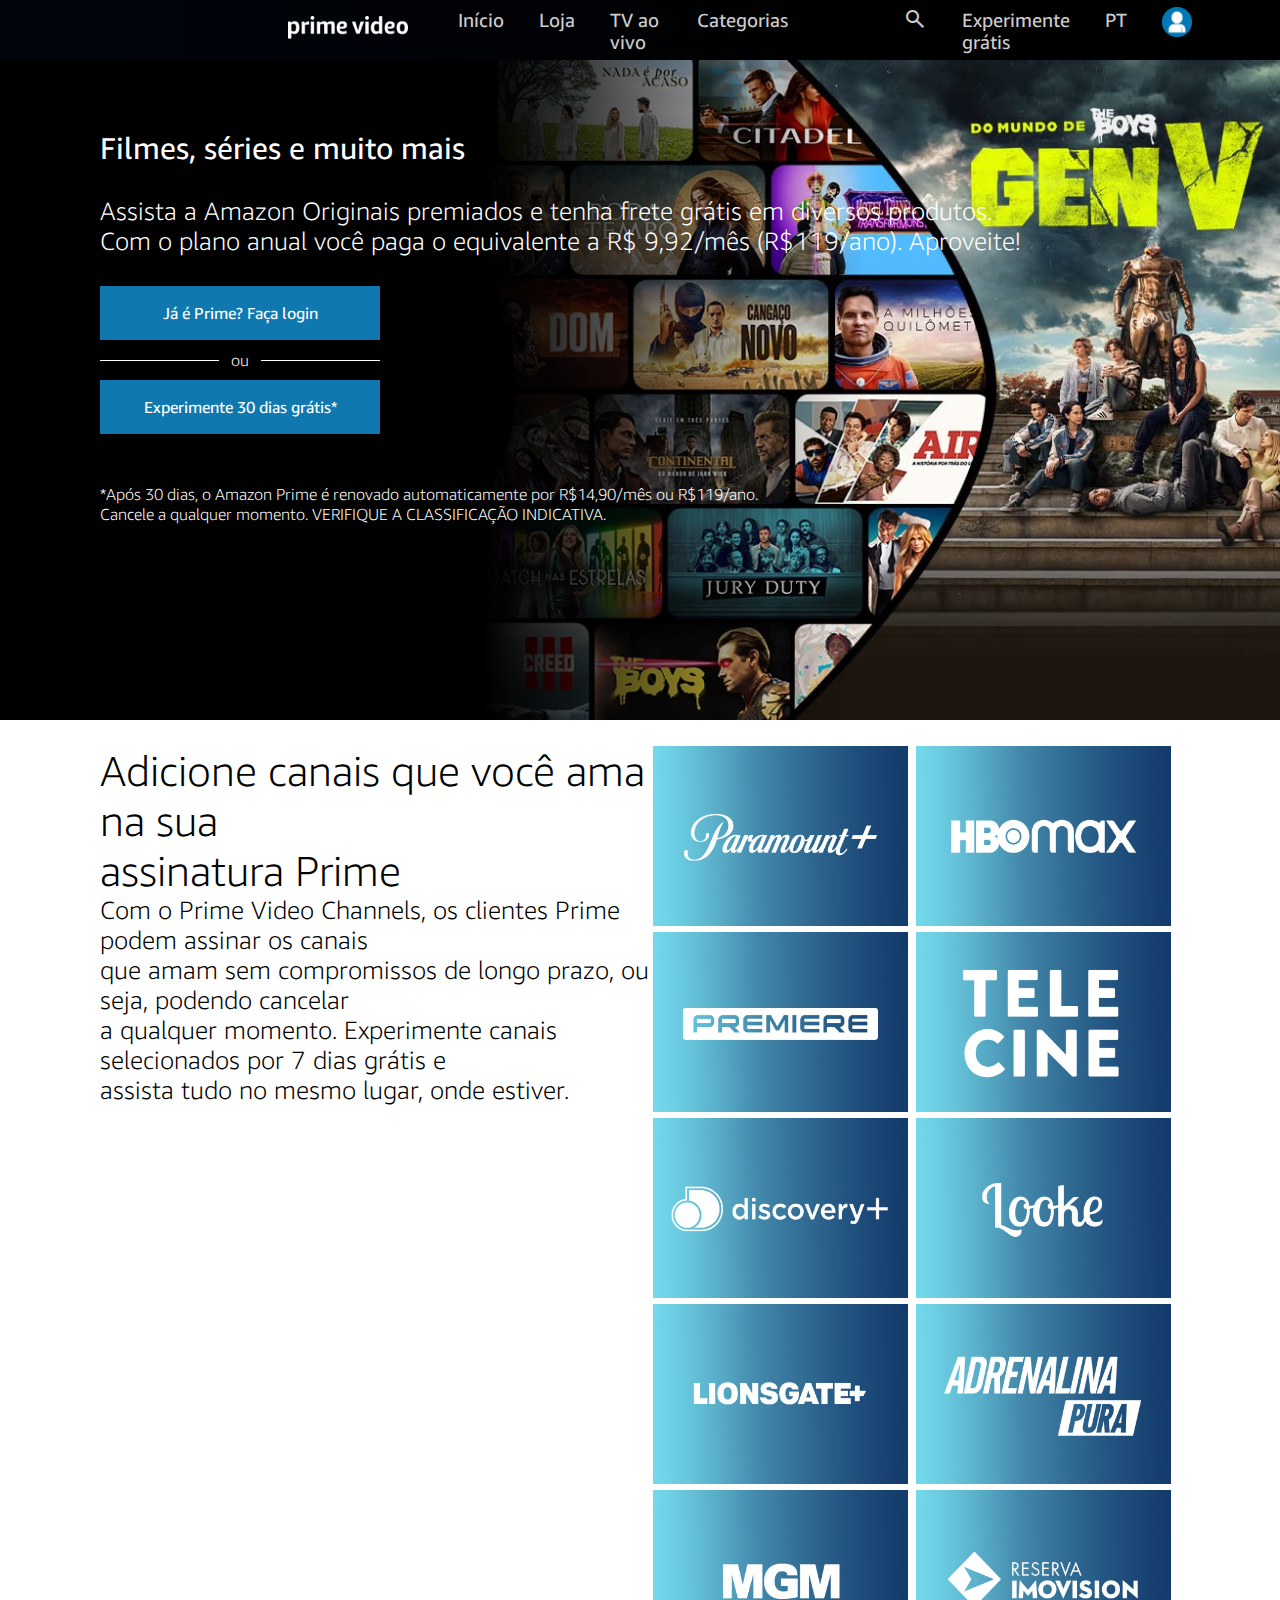
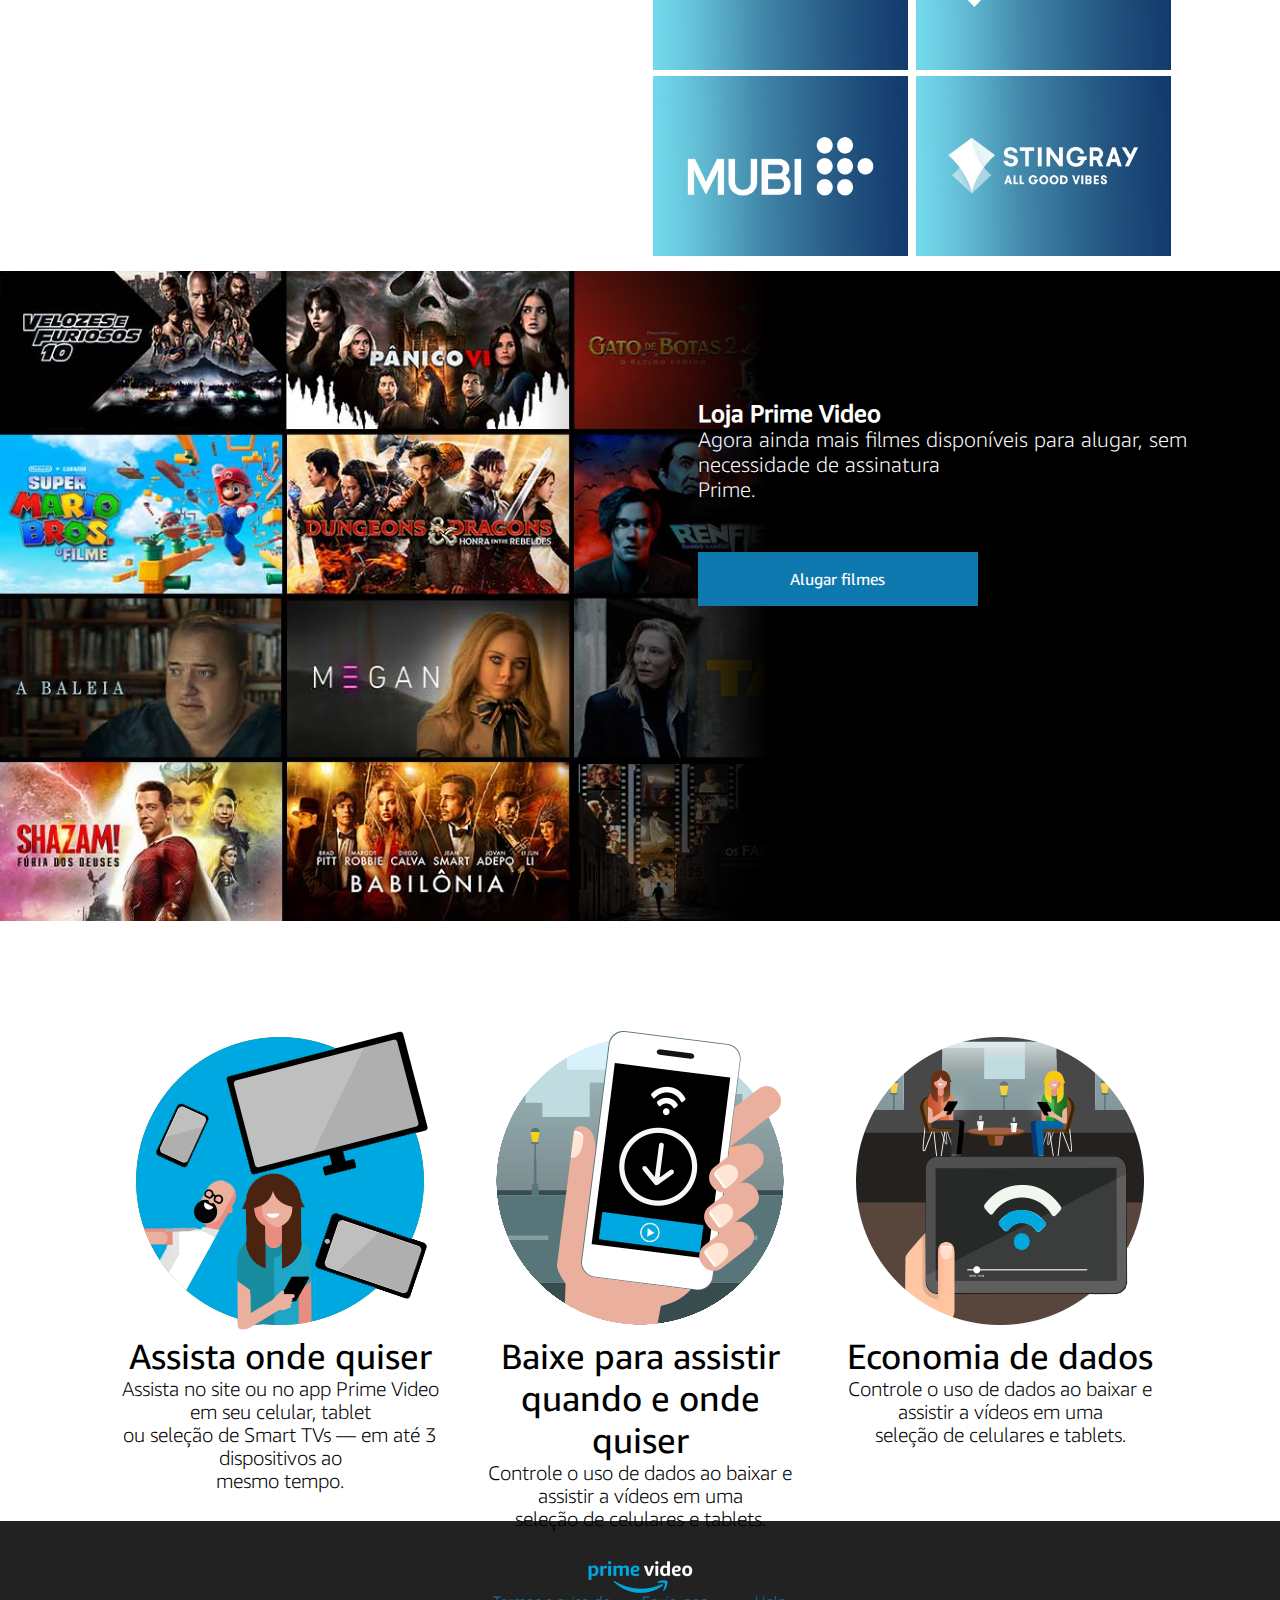
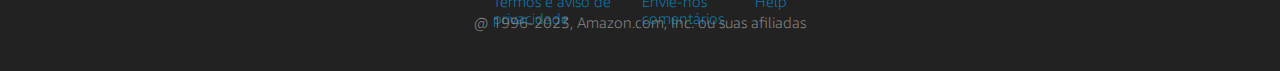
<file: index.html>
<!DOCTYPE html>
<html lang="pt-br">
<head>
    <meta charset="UTF-8">
    <meta http-equiv="X-UA-Compatible" content="IE=edge">
    <meta name="viewport" content="width=device-width, initial-scale=1.0">
    <title>Prime Video</title>
    <link rel="stylesheet" href="https://fonts.googleapis.com/css2?family=Material+Symbols+Outlined:opsz,wght,FILL,GRAD@20..48,100..700,0..1,-50..200" />
    <link rel="stylesheet" href="styles/index.css">
</head>
<body>
    <div class="pagina">
        <header>
            <div class="cabecalho">
                <img src="images/Logo-min.png" alt="logo" id="logo">
                <nav>
                    <a href="">Início</a>
                    <a href="">Loja</a>
                    <a href="">TV ao vivo</a>
                    <a href="">Categorias</a>
                    <span class="material-symbols-outlined">search</span>
                    <a href="">Experimente grátis</a>
                    <a href="">PT</a>
                    <img src="images/usuario.png" alt="user" class="icones">
                </nav>
            </div>
        </header>
        <main>
            <section>
                <div>
                    <div class="container">
                        <div class="anuncio">
                            <h2>Filmes, séries e muito mais</h2>
                            <p>Assista a Amazon Originais premiados e tenha frete grátis em diversos produtos. <br> Com o plano anual você paga o equivalente a R$ 9,92/mês (R$119/ano). Aproveite!</p>
                        </div>
                         <nav>
                            <div class="azul"><a href="login.html">Já é Prime? Faça login</a></div>
                            <div class="azulOuBranco">
                                
                                <div class="entreAzul">
                                    <span id="linha"></span>
                                    <span>ou</span>
                                    <span id="linha"></span>
                                </div>
                                <div class="branco2"></div>
                                <div class="azul"><a href="login.html">Experimente 30 dias grátis*</a></div>
                            </div>
                            <p>*Após 30 dias, o Amazon Prime é renovado automaticamente por R$14,90/mês ou R$119/ano. <br> Cancele a qualquer momento. VERIFIQUE A CLASSIFICAÇÃO INDICATIVA.</p>
                        </nav>
                    </div>
                </div>
            </section>
            <section>
                <div class="container2">
                    <div class="LR">
                        <div class="left">
                            <h2>Adicione canais que você ama na sua <br> assinatura Prime</h2>
                            <p>Com o Prime Video Channels, os clientes Prime podem assinar os canais <br>que amam sem compromissos de longo prazo, ou seja, podendo cancelar <br>a qualquer momento. Experimente canais selecionados por 7 dias grátis e <br>assista tudo no mesmo lugar, onde estiver.</p>
                        </div>
                        <div class="right">
                            <a href="#"><img src="images/paramount.jpg" alt="paramount"></a>
                            <a href="#"><img src="images/hbomax.jpg" alt="HBO MAX"></a>
                            <a href="#"><img src="images/premiere.jpg" alt="premiere"></a>
                            <a href="#"><img src="images/telecine.jpg" alt="telecine"></a>
                            <a href="#"><img src="images/AMZN_MLP_image_logo_BR_DiscoveryPlus_426x294.jpg" alt="discovery +"></a>
                            <a href="#"><img src="images/AMZN_MLP_image_logo_BR_Looke_426x294.jpg" alt="Looke"></a>
                            <a href="#"><img src="images/lions-gate.jpg" alt="Lions Gate"></a>
                            <a href="#"><img src="images/adrenalina-pura.jpg" alt="adrenalina-pura"></a>
                            <a href="#"><img src="images/MGM.jpg" alt="MGM"></a>
                            <a href="#"><img src="images/imovision.jpg" alt="imovision"></a>
                            <a href="#"><img src="images/mubi.jpg" alt="mubi"></a>
                            <a href="#"><img src="images/stingray.jpg" alt="stingray"></a>
                        </div>
                    </div>
                </div>
            </section>
            <section>
                <div class="container3">
                    <div class="gradient-prime">
                        <div class="loja-prime">
                            <h2>Loja Prime Video</h2>
                            <p>Agora ainda mais filmes disponíveis para alugar, sem necessidade de assinatura <br>Prime.</p>
                            <div class="azul"><a href="">Alugar filmes</a></div>
                        </div>
                    </div>
                </div>
            </section>
            <section>
                <div class="container4">
                    <div class="funcoes">
                        <div class="funcoesTitulos">
                            <img src="images/assista.png" alt="">
                            <h3>Assista onde quiser</h3>
                            <p>Assista no site ou no app Prime Video em seu celular, tablet <br> ou seleção de Smart TVs — em até 3 dispositivos ao <br> mesmo tempo.</p>
                        </div>
                        <div class="funcoesSubs">
                            <img src="images/baixe.png" alt="">
                            <h3>Baixe para assistir quando e onde quiser</h3>
                            <p>Controle o uso de dados ao baixar e assistir a vídeos em uma <br> seleção de celulares e tablets.</p>
                        </div>
                        <div class="funcoes3">
                            <img src="images/economia de dados.png" alt="">
                            <h3>Economia de dados</h3>
                            <p>Controle o uso de dados ao baixar e assistir a vídeos em uma <br> seleção de celulares e tablets.</p>
                        </div>
                    </div>
                </div>
            </section>
        </main>
        <footer>
            <img src="images/prime-video.png" alt="">
            <div class="link-foot">
                <a href="#">Termos e aviso de privacidade</a>
                <a href="#">Envie-nos comentários</a>
                <a href="#">Help</a>
            </div>
            <div class="direitos">
                @ 1996-2023, Amazon.com, Inc. ou suas afiliadas
            </div>
        </footer>
    </div>
</body>
</html>
</file>
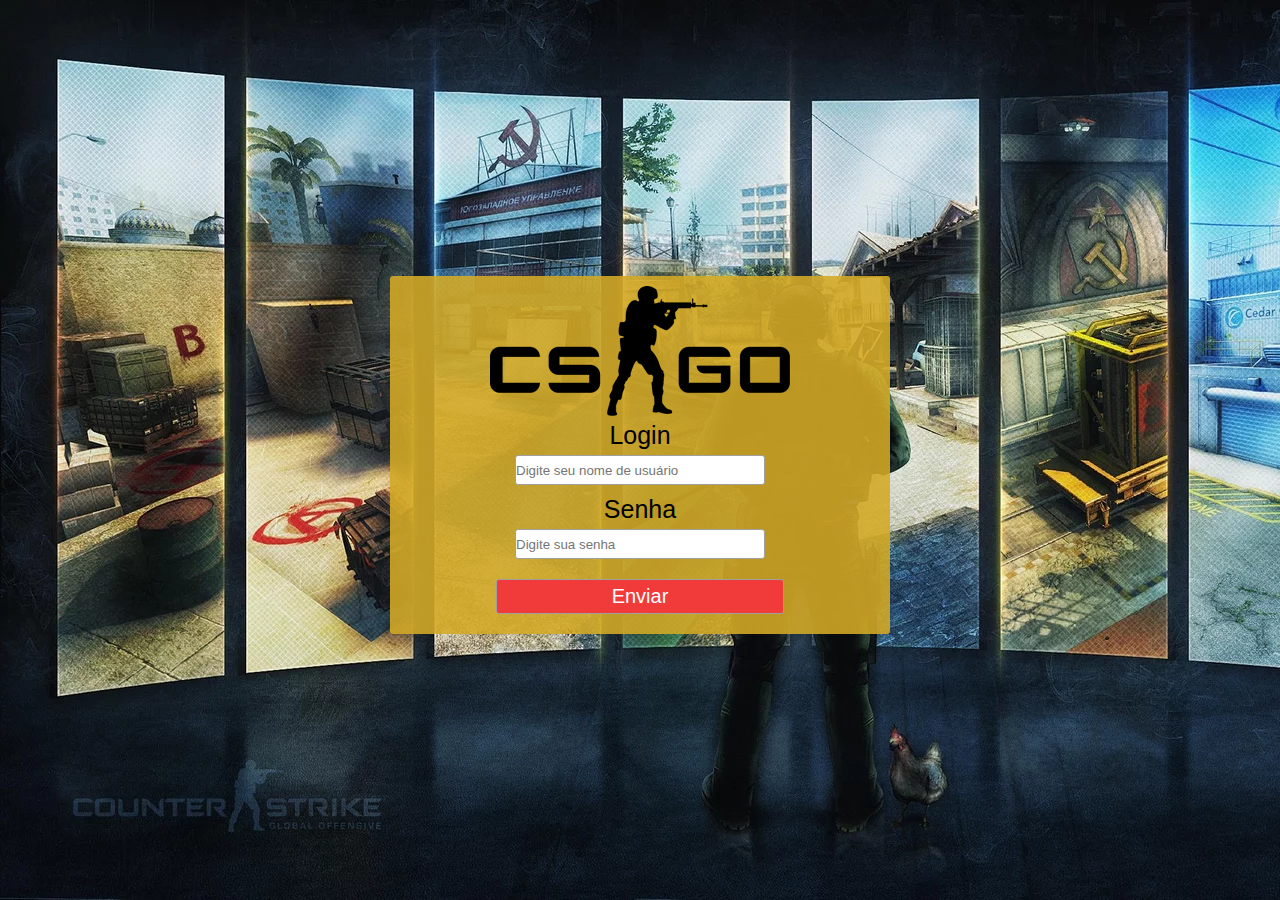
<file: formulario/index.html>
<!DOCTYPE html>
<html lang="pt-br">
<head>
    <meta charset="UTF-8">
    <meta http-equiv="X-UA-Compatible" content="IE=edge">
    <meta name="viewport" content="width=device-width, initial-scale=1.0">
    <title>formulário</title>
   <link rel="stylesheet" href="index.css">
</head>
<body>  
   
    <form>
        
        <div>
            <img src="csgo-logo.png" alt="">
            <label for="email">Login</label>
            <input type="email" name="email" id="email" placeholder="Digite seu nome de usuário">
        </div>
        <div>
            <label for="senha">Senha</label>
            <input type="password" name="senha" id="senha" placeholder="Digite sua senha">
        </div>
        <div>
            <input type="submit" value="Enviar" id="enviar">
        </div>

    </form>
 
    
</body>
</html>
</file>
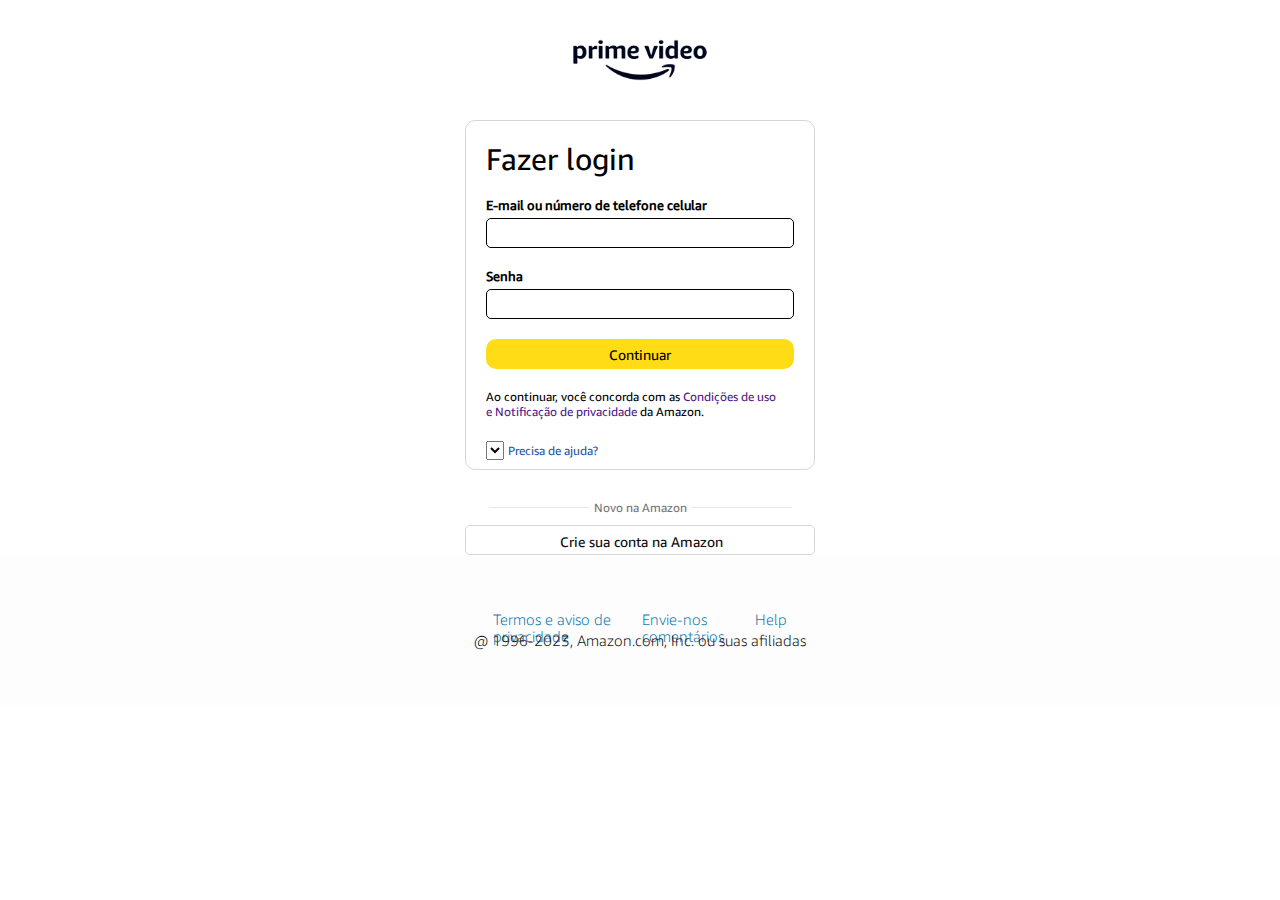
<file: login.html>
<!DOCTYPE html>
<html lang="en">
<head>
    <meta charset="UTF-8">
    <meta http-equiv="X-UA-Compatible" content="IE=edge">
    <meta name="viewport" content="width=device-width, initial-scale=1.0">
    <link rel="stylesheet" href="styles/login.css">
    <title>Prime Video - Login</title>
</head>
<body>
    <img src="images/prime-logo.png" alt="">
    <div class="login">
            <form>
                <fieldset>
                    <div class="titulo">
                        <h1>Fazer login</h1>
                    </div>
                    <div class="email-ou-num">
                        <label for="email">E-mail ou número de telefone celular</label>
                        <input type="text" name="email" id="email">
                    </div>
                    <div class="senha">
                        <label for="senha">Senha</label>
                        <input type="password" name="senha" id="senha">
                    </div>
                    <div class="botao"><a href="#">Continuar</a></div>
                    <p>Ao continuar, você concorda com as <a href="">Condições de uso <br> e Notificação de privacidade </a>da Amazon.</p>
                    <div class="ajuda">
                        <select name="ajuda" id="ajuda" value=>
                            <option value=""></option>
                            <option value="esqueci">Esqueci a senha</option>
                            <option value=""></option>
                        <option value="outros">Outros problemas com o acesso</option>

                        </select>
                        <a href="#">Precisa de ajuda?</a>
                    </div>
    </div>

                </fieldset>
        
        </form>
        <div class="novo">
            <span></span><span>Novo na Amazon</span><span></span>

        </div>
        <div class="botao-crie">
            <a href="#">Crie sua conta na Amazon</a>
        </div>
        <footer>
            <div class="link-foot">
                <a href="#">Termos e aviso de privacidade</a>
                <a href="#">Envie-nos comentários</a>
                <a href="#">Help</a>
            </div>
            <div class="direitos">
                @ 1996-2023, Amazon.com, Inc. ou suas afiliadas
            </div>
        </footer>
        
        
        
    
</body>
</html>
</file>
<file: styles/index.css>
@font-face {
    font-family: 'amazon';
    src: url(../images/AmazonEmber_Rg.woff);
}
@font-face {
    font-family: 'amazon';
    src: url(../images/AmazonEmber_Lt.woff);
    font-weight: 100;
}
*{
    margin: 0;
    padding: 0;
    box-sizing: border-box;
    text-decoration: none;
    font-family: 'amazon';
}
:root{
    --cinza-escuro:#636363;
    --azul-escuro:#0f79af;
    --branco:#ffffff;
    --preto:#000000;
    --cinza-mais-escuro:#00050d;
}

.pagina{
    width: 100%;
    height: auto;
    
}

header{
    width: 100%;
    height: 60px;
    background-color:#00050d;
    background-color: #05006a;
background-image: linear-gradient(90deg, #00050d 0%, #000000 68%);
    display: flex;
    gap:50px;
    justify-content: space-around;
    align-items: center;
    
}
.cabecalho{
    width: 55%;
    display: flex;
    gap:50px;
    justify-content: space-between;
    align-items: center;
}
.material-symbols-outlined {
    font-variation-settings:
    'FILL' 0,
    'wght' 400,
    'GRAD' 0,
    'opsz' 24
  }
  header span{
    color: #cecdcd;;
    width:40px;
    height: 10px;
    gap: 20px;
    display: flex;
    flex-direction: row;
    margin-left: 80px;
    
  }
#logo{
    width: 120px;
    height: 22.5px;
    margin-bottom: 5px;
}
.icones{
    width:30px;
    height: 30px;
    gap: 20px;
    display: flex;
    flex-direction: row;
}

header nav{
gap: 35px;
display: flex;
flex-direction: row;



}
header a{
    color: #cecdcd;
    font-size: 18.5px;
    transition: color 300ms;
    padding-top: 2px;
}
header a:hover{
    color: #e9e9e9;
}
main{
    width: 100%;
    font-weight: 100;
}
section:nth-child(1){
    background-image: url(../images/background1.jpg);
    width: 100%;
    height: 660px;
    background-repeat: no-repeat;
    background-size: cover;
    
}

.container{
    margin: 0 100px;
    padding: 50px 0;
    width: 100%;
    height: 660px;
    background-image: linear-gradient(90deg, #000000 30%, #ffffff00 60%);
    color: #ffffff;
}
.azul{
    width: 280px;
    height: 54px;
    background-color: var(--azul-escuro);
    display: flex;
    align-items: center;
    justify-content: center;
    font-weight: 700;
    
}
.anuncio{
    width: 100%;
    height: auto;
    margin-top: 20px;
    margin-bottom: 30px;
    
}
.anuncio h2{
    font-size: 30px;
    margin-bottom: 30px;
    font-weight: 400;
    
}
.anuncio p{
    font-size: 25px;
    font-weight: 100;
}
.entreAzul{
    width: 280px;
    display: flex;
    flex-direction: row;
    align-items: center;
    justify-content: center;
    margin: 10px 0;
}
#linha{
    width:800px;
    height: 1px;
    background-color: var(--branco);
   
}
nav p{
    font-size: 16px;
}
.azulOuBranco{
    margin-bottom: 50px;
}
.azulOuBranco span{
    width: 280px;
    height: 100%;
    display: flex;
    flex-direction: column;
    justify-content: center;
    align-items: center;
    
}
.azul a{
    color: var(--branco);
    font-weight: 400;
}
.container2{
    width: 100%;
    height: auto;
    display: flex;
    margin-top: 15px;
    
    

}

.LR{
    width: 100%;
    height: auto;
    display: flex;
    flex-direction: row;
    padding: 10px 100px;
}

.right img:hover{
    box-shadow: 0px 1px 6px 4px #333;
    z-index: 10;
    
}
.left{
    width: 51%;
    height: auto;
    font-weight: 100;
    
    

}

.left h2{
    font-size: 42px;
    font-weight: 100;
}
.left p{
    font-size: 25px;
}
.right{
    width: 49%;
    height: 100%;
    
   
}
.right img{
    width: 255px;
    height: 180px;
    margin: 1px 2px;
}
.container3{
    width: 100%;
    height: 650px;
    background-image: url(../images/background2.jpg);
    background-repeat: no-repeat;
    background-size: cover;
}
.gradient-prime{
    width: 100%;
    height: 100%;
    background-image: linear-gradient(270deg, #000000 40%, #ffffff00 58%);
    color: #ffffff;
}
.loja-prime{
    width: 100%;
    height: auto;
    display: flex;
    flex-direction: column;
    justify-content: center;
    padding-top: 10%;
    padding-left: 54.5%;

}

.loja-prime p{
    margin-bottom: 50px;
    font-size: 21px;
}
.container4{
    width: 100%;
    height: 600px;
    padding: 100px;
   
}
.funcoes{
    display: flex;
    flex-direction: row;
    justify-content: center;
    text-align: center;
}
.funcoes div{
    width: 33%;
    margin: 10px;
}
.funcoes h3{
    font-weight: 400;
    font-size: 35px;
    
}
.funcoes p{
    font-size: 20px;
}
footer{
    width: 100%;
    height: 150px;
    background-color: #222222;
    display: flex;
    flex-direction: column;
    align-items: center;
    justify-content: center;
    
}
.link-foot{
    width: 23%;
    height: 20px;
    display: flex;
    flex-direction: row;
    justify-content: space-around;
    
    text-decoration: none;
}
.link-foot a{
    color:#0f79af;
    font-weight: 100;
    font-size: 14.5px;
    
}
.direitos{
    color: #858585;
    font-weight: 100;
    font-size: 15px;
}
</file>
<file: formulario/index.css>
*{
    margin: 0;
    padding: 0;
    box-sizing:border-box;
    font-family: Arial, Helvetica, sans-serif;
}
body{
    width:100%;
    height: 100vh;
    display: flex;
    flex-direction: column;
    justify-content: space-around;
    align-items: center;
    color: rgb(0, 0, 0);
    background-image: url(csgo.jpg);
    background-repeat: no-repeat;
    background-size: cover;
}
form{
    width: 500px;
    margin-top: 210px ;
    background-color: rgba(211, 170, 38, 0.89);
    padding: 10px;
    border-radius: 3px;
    margin-top: 10px;

}
form div{
    display: flex;
    flex-direction: column;
    justify-content: center;
    align-items: center;
    gap: 5px;
    margin-bottom: 10px;

}
div input{
    width: 250px;
    height: 30px;
    border: 1px solid #a0a0a0;
    border-radius: 3px;
    
       
}
div > input:focus{
    outline: 2px solid #dadada;
}


form  label{
    font-size: 25px;
    color: #000000;

}
#enviar{
    width: 60%;
    height: 25%;
    background-color: #f13a3a;
    font-size: 20px;
    transition: background-color 300ms;
    margin-top: 10px;
    color: white;
    padding: 5px;
}
#enviar:hover{
    background-color: #742c2c;
    cursor: pointer;
    
}
</file>
<file: styles/login.css>
@font-face {
    font-family: 'amazon';
    src: url(../images/AmazonEmber_Rg.woff);
}
@font-face {
    font-family: 'amazon';
    src: url(../images/AmazonEmber_Lt.woff);
    font-weight: 100;
}
*{
    margin: 0;
    padding: 0;
    box-sizing: border-box;
    text-decoration: none;
}
img{
    width: 220px;
    height: 120px;
}
body{
    display: flex;
    flex-direction: column;
    justify-content: center;
    align-items: center;
    font-family: amazon;
}
form{
    margin-bottom: 30px;
}
fieldset{
    width: 350px;
    height: 350px;
    padding: 20px;
    border-radius: 10px;
    border: 1px solid #d6d6d6;
    
}

.titulo h1{
    font-size: 30px;
    font-family: amazon;
    font-weight: 400;
    margin-bottom: 20px
    
}
.email-ou-num{
    width: 100%;
    height: auto;
    font-size: 13px;
    font-weight: 800;
    margin-bottom: 20px
    
}
.email-ou-num input{
    width: 100%;
    height: 30px;
    border-radius: 5px;
    border: 1px solid;
    margin-top: 5px;
    
    
}
input:focus{
    outline: #00f7ff;

}
.senha{
    width: 100%;
    height: auto;
    font-size: 13px;
    font-weight: 800;
    display: flex;
    flex-direction: column;
    margin-bottom: 20px

}
.senha input{
    width: 100%;
    height: 30px;
    border-radius: 5px;
    border: 1px solid;
    margin-top: 5px;
}

.botao{
    width: 100%;
    height: 30px;
    background-color: #ffdc15;
    border-radius: 10px;
    margin-bottom: 20px
    
}

.botao:hover{
    background-color: #ffd569;
}
.botao a{
    width: 100%;
    height: 30px;
    color: black;
    font-weight: 400;
    display: flex;
    justify-content: center;
    align-items: center;
    font-size: 14px;
}
p{
    font-size: 12px;
    margin-bottom: 20px
}
p a:hover{
    text-decoration: underline;
}
select{
    width: 6%;
}

.ajuda a{
    font-size: 12px;
    color: #2559a7;
}
.ajuda a:hover{
    text-decoration: underline;
}

.novo{
    display: flex;
    flex-direction: row;
    justify-content: center;
    align-items: center;
}
.novo span:nth-child(odd){
    width: 100px;
    height: 1px;
    background-color: #e7e7e7;
    margin: 0px 5px;
}
.novo span{
    color: #767676;
    font-size: 12px;
}

.botao-crie{
    width: 350px;
    height: 30px;
    border: 1px solid #d6d6d6;
    border-radius: 5px;
    margin-top: 10px;
    
}
.botao-crie a{
    width: 350px;
    height: 30px;

    display: flex;
    justify-content: center;
    align-items: center;
    font-size: 14px;
    color: #0e0d0d;
    
}

footer{
    width: 100%;
    height: 150px;
    display: flex;
    flex-direction: column;
    align-items: center;
    justify-content: center;
    background-color: #fdfdfd ;
    box-shadow: 1px smooth 10px;
    
}


.link-foot{
    width: 23%;
    height: 20px;
    display: flex;
    flex-direction: row;
    justify-content: space-around;
    
    text-decoration: none;
}
.link-foot a{
    color:#0f79af;
    font-weight: 100;
    font-size: 14.5px;
    
}
.direitos{
    color: #111111;
    font-weight: 100;
    font-size: 15px;
}
</file>
